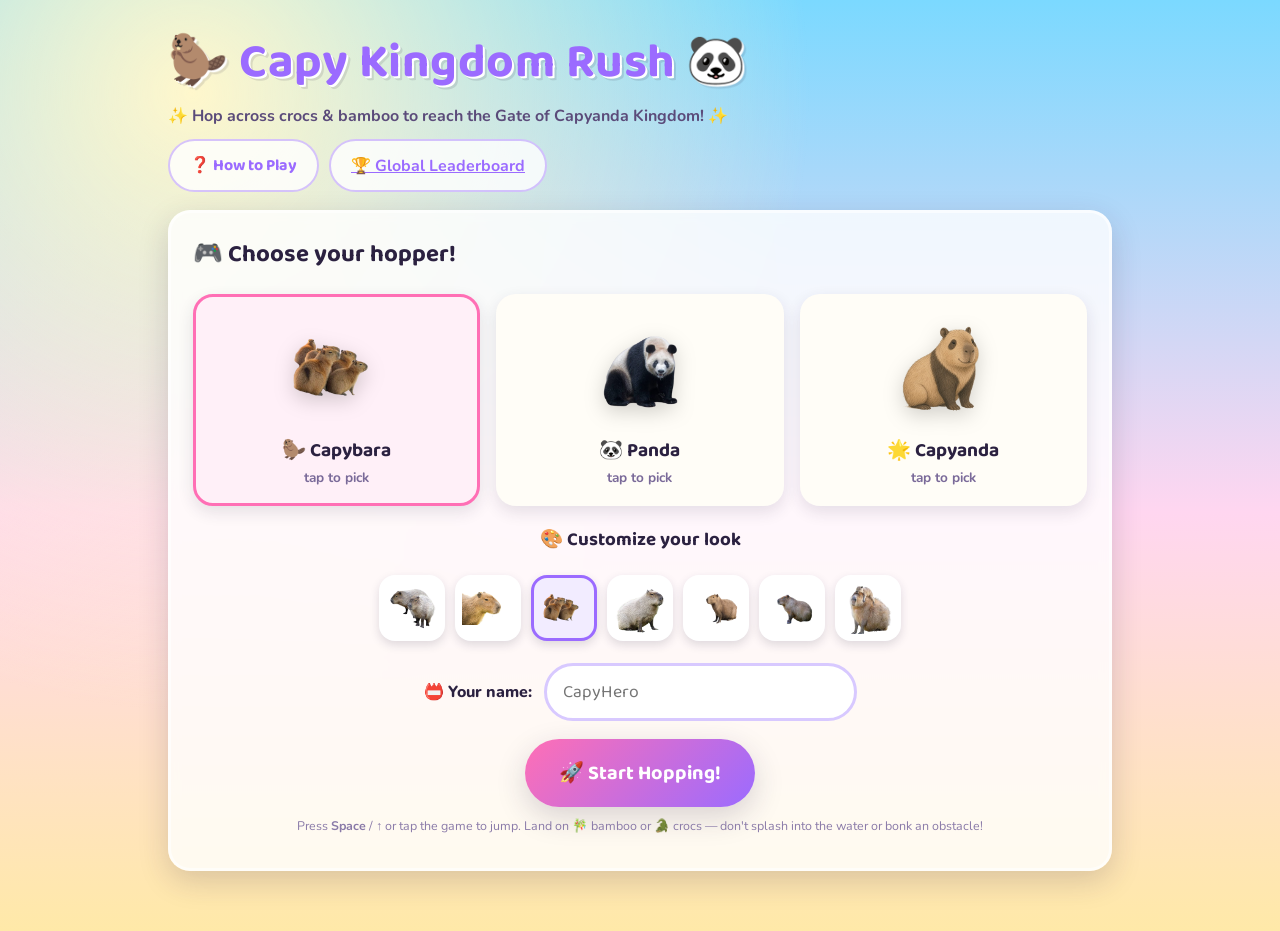
<file: index.html>
<!DOCTYPE html>
<html lang="en">
<head>
<meta charset="UTF-8" />
<meta name="viewport" content="width=device-width, initial-scale=1.0, maximum-scale=1.0, user-scalable=no, viewport-fit=cover" />
<meta name="theme-color" content="#7bd9ff" />
<meta name="mobile-web-app-capable" content="yes" />
<meta name="apple-mobile-web-app-capable" content="yes" />
<meta name="apple-mobile-web-app-status-bar-style" content="black-translucent" />
<title>🦫🐼 Capy Kingdom Rush</title>
<link rel="icon" href="assets/characters/capyanda3-removebg-preview.png" />
<link rel="stylesheet" href="style.css" />
</head>
<body>
<div class="page">

  <!-- ============ MENU / CHARACTER SELECT ============ -->
  <section id="screen-menu">
    <div class="topbar">
      <div class="title-block">
        <h1>🦫 Capy Kingdom Rush 🐼</h1>
        <p>✨ Hop across crocs &amp; bamboo to reach the Gate of Capyanda Kingdom! ✨</p>
      </div>
      <div class="nav-links">
        <button class="btn ghost" id="howToPlayBtn">❓ How to Play</button>
        <a class="btn ghost" href="leaderboard.html">🏆 Global Leaderboard</a>
      </div>
    </div>

    <div class="card">
      <h2 style="margin-top:0;">🎮 Choose your hopper!</h2>
      <div class="species-grid" id="speciesGrid"></div>

      <div id="variantWrap">
        <h3 style="text-align:center; margin-bottom:6px;">🎨 Customize your look</h3>
        <div class="variant-row" id="variantRow"></div>
      </div>

      <div class="name-input-row">
        <label for="playerNameInput" style="font-weight:800;">📛 Your name:</label>
        <input type="text" id="playerNameInput" maxlength="18" placeholder="CapyHero" />
      </div>

      <div class="start-row">
        <button class="btn big" id="startBtn">🚀 Start Hopping!</button>
      </div>
      <p class="fine-note">Press <b>Space</b> / <b>↑</b> or tap the game to jump. Land on 🎋 bamboo or 🐊 crocs — don't splash into the water or bonk an obstacle!</p>
    </div>
  </section>

  <!-- ============ GAME SCREEN ============ -->
  <section id="screen-game" hidden>
    <div class="topbar">
      <div class="title-block">
        <h1 style="font-size:1.6rem;">🦫 Capy Kingdom Rush 🐼</h1>
      </div>
      <div class="nav-links">
        <button class="btn ghost" id="backToMenuBtn">🏠 Change Hopper</button>
      </div>
    </div>

    <div class="game-frame">
      <canvas id="gameCanvas" width="900" height="420"></canvas>
      <div class="hud">
        <div class="pill">📏 <span id="hudDistance">0</span> m</div>
        <div class="pill">💨 <span id="hudSpeed">0</span> m/s</div>
        <div class="pill">⭐ <span id="hudScore">0</span></div>
      </div>
      <div class="gate-bar-wrap">
        <div class="gate-label" id="gateLabel">🏯 Gate of Capyanda Kingdom: 0 / 2500m</div>
        <div class="gate-bar-bg"><div class="gate-bar-fill" id="gateBarFill"></div></div>
      </div>
      <div class="tip-toast" id="tipToast" style="opacity:0;">Get ready...</div>
    </div>
  </section>
</div>

<!-- ============ HOW TO PLAY MODAL ============ -->
<div class="overlay" id="howToPlayOverlay" hidden>
  <div class="modal">
    <button class="modal-close" id="closeHowToPlayBtn">✕</button>
    <h2>❓ How to Play</h2>
    <p style="font-weight:700; margin-top:-8px;">Hop across the river to reach the Gate of Capyanda Kingdom!</p>
    <ul class="personal-list" style="list-style:none;">
      <li><span>⌨️ <b>Space</b> / <b>↑</b> / <b>W</b> or tap the game — jump</span></li>
      <li><span>🎋 Land on bamboo platforms or 🐊 crocs to stay dry</span></li>
      <li><span>💦 Falling in the water ends your run</span></li>
      <li><span>⚠️ Jump over obstacles like 🪨 🕸️ 🦂 🔥 🐝 — bonking one ends your run</span></li>
      <li><span>📏 The farther you go, the faster you get — reach 2500m to hit the Gate!</span></li>
      <li><span>⭐ Score comes from distance, speed, and clean landings</span></li>
    </ul>
    <div class="modal-actions">
      <button class="btn" id="gotItBtn">👍 Got it!</button>
    </div>
  </div>
</div>

<!-- ============ GAME OVER MODAL ============ -->
<div class="overlay" id="gameOverOverlay" hidden>
  <div class="modal">
    <button class="modal-close" id="closeModalBtn">✕</button>
    <h2 id="gameOverTitle">💥 Game Over!</h2>
    <p id="gameOverReason" style="font-weight:700; margin-top:-8px;"></p>

    <div class="stat-grid">
      <div class="stat-box"><div class="num" id="statScore">0</div><div class="lbl">⭐ Score</div></div>
      <div class="stat-box"><div class="num" id="statDistance">0</div><div class="lbl">📏 Distance (m)</div></div>
      <div class="stat-box"><div class="num" id="statSpeed">0</div><div class="lbl">💨 Top Speed (m/s)</div></div>
      <div class="stat-box"><div class="num" id="statTime">0</div><div class="lbl">⏱️ Time (s)</div></div>
    </div>

    <div class="compare-box" id="compareBox">🎉 Nice first hop!</div>
    <ul class="personal-list" id="personalList"></ul>

    <div class="name-input-row" style="margin: 18px 0 4px;">
      <label for="rename-input" style="font-weight:800;">📛 Display name:</label>
      <input type="text" id="rename-input" maxlength="18" />
    </div>

    <div class="leaderboard-toggle" id="leaderboardToggleWrap">
      <input type="checkbox" id="submitToLeaderboardChk" />
      <label for="submitToLeaderboardChk">🌍 Add my score to the Global Leaderboard</label>
    </div>
    <p class="fine-note" id="firebaseNote"></p>

    <div class="modal-actions">
      <button class="btn secondary" id="submitScoreBtn">📤 Submit Score</button>
    </div>
    <p class="fine-note" id="submitStatus"></p>

    <div class="modal-actions">
      <button class="btn" id="playAgainBtn">🔁 Play Again</button>
      <button class="btn secondary" id="viewLeaderboardBtn">🏆 Leaderboard</button>
      <button class="btn ghost" id="changeHopperBtn">🏠 Change Hopper</button>
    </div>
  </div>
</div>

<script type="module" src="game.js"></script>
</body>
</html>
</file>
<file: style.css>
@import url("https://fonts.googleapis.com/css2?family=Baloo+2:wght@500;700;800&family=Nunito:wght@400;600;800&display=swap");

:root {
  --sky-top: #7bd9ff;
  --sky-mid: #ffd6f0;
  --sky-bottom: #ffe9a8;
  --leaf: #33c47e;
  --leaf-dark: #1f9c60;
  --sun: #ffd23f;
  --pink: #ff6fb5;
  --purple: #9b6bff;
  --ink: #2b2140;
  --card: #ffffffcc;
  --card-solid: #fffdf7;
  --shadow: 0 10px 30px rgba(43, 33, 64, 0.18);
  --radius: 22px;
  font-size: 16px;
}

* { box-sizing: border-box; }

html, body {
  margin: 0;
  padding: 0;
  min-height: 100%;
  font-family: "Nunito", sans-serif;
  color: var(--ink);
  background:
    radial-gradient(circle at 15% 10%, #fff7cc 0%, transparent 45%),
    linear-gradient(180deg, var(--sky-top) 0%, var(--sky-mid) 55%, var(--sky-bottom) 100%);
  min-height: 100vh;
  overflow-x: hidden;
  overscroll-behavior-y: none;
  -webkit-tap-highlight-color: transparent;
}

h1, h2, h3, .display {
  font-family: "Baloo 2", "Nunito", sans-serif;
}

button {
  font-family: "Baloo 2", "Nunito", sans-serif;
  cursor: pointer;
  border: none;
  -webkit-tap-highlight-color: transparent;
}

button, a, .species-card, .variant-thumb {
  -webkit-touch-callout: none;
}

/* ---------- layout shells ---------- */
.page {
  max-width: 980px;
  margin: 0 auto;
  padding: calc(24px + env(safe-area-inset-top)) calc(18px + env(safe-area-inset-right)) calc(60px + env(safe-area-inset-bottom)) calc(18px + env(safe-area-inset-left));
  position: relative;
}

.topbar {
  display: flex;
  align-items: center;
  justify-content: space-between;
  gap: 12px;
  margin-bottom: 18px;
  flex-wrap: wrap;
}

.title-block h1 {
  font-size: clamp(2rem, 5vw, 3rem);
  margin: 0;
  color: var(--purple);
  text-shadow: 2px 2px 0 #fff, 4px 4px 0 rgba(43,33,64,0.12);
  letter-spacing: 0.5px;
}

.title-block p {
  margin: 4px 0 0;
  font-weight: 700;
  color: #5b4b7a;
}

.nav-links {
  display: flex;
  gap: 10px;
  flex-wrap: wrap;
}

.btn {
  display: inline-flex;
  align-items: center;
  gap: 8px;
  padding: 12px 20px;
  border-radius: 999px;
  font-weight: 700;
  font-size: 1rem;
  box-shadow: var(--shadow);
  transition: transform 0.12s ease, box-shadow 0.12s ease;
  background: linear-gradient(135deg, var(--pink), var(--purple));
  color: white;
}

.btn:hover { transform: translateY(-2px) scale(1.02); }
.btn:active { transform: translateY(0) scale(0.98); }

.btn.secondary {
  background: linear-gradient(135deg, #ffe28a, #ffb64c);
  color: #5b3d00;
}

.btn.ghost {
  background: var(--card);
  color: var(--purple);
  border: 2px solid rgba(155,107,255,0.4);
  box-shadow: none;
}

.btn.big {
  padding: 18px 34px;
  font-size: 1.25rem;
}

.btn:disabled {
  opacity: 0.5;
  cursor: not-allowed;
  transform: none;
}

/* ---------- cards ---------- */
.card {
  background: var(--card);
  backdrop-filter: blur(6px);
  border-radius: var(--radius);
  box-shadow: var(--shadow);
  padding: 22px;
  border: 3px solid rgba(255,255,255,0.6);
}

/* ---------- character select ---------- */
.species-grid {
  display: grid;
  grid-template-columns: repeat(auto-fit, minmax(190px, 1fr));
  gap: 16px;
  margin: 18px 0;
}

.species-card {
  background: var(--card-solid);
  border-radius: 20px;
  padding: 16px;
  text-align: center;
  border: 3px solid transparent;
  transition: transform 0.15s ease, border-color 0.15s ease;
  box-shadow: 0 6px 16px rgba(43,33,64,0.12);
}

.species-card:hover { transform: translateY(-4px); }

.species-card.selected {
  border-color: var(--pink);
  background: #fff0f8;
}

.species-card img {
  width: 110px;
  height: 110px;
  object-fit: contain;
  filter: drop-shadow(0 6px 10px rgba(0,0,0,0.18));
}

.species-card h3 { margin: 6px 0 2px; font-size: 1.2rem; }
.species-card .tag { font-size: 0.85rem; color: #7a6a99; font-weight: 700; }

.variant-row {
  display: flex;
  gap: 10px;
  flex-wrap: wrap;
  justify-content: center;
  margin-top: 20px;
}

.variant-thumb {
  width: 66px;
  height: 66px;
  border-radius: 16px;
  background: #fff;
  border: 3px solid transparent;
  padding: 4px;
  box-shadow: 0 4px 10px rgba(43,33,64,0.15);
  transition: transform 0.12s ease, border-color 0.12s ease;
}

.variant-thumb img { width: 100%; height: 100%; object-fit: contain; }
.variant-thumb:hover { transform: scale(1.08); }
.variant-thumb.selected { border-color: var(--purple); background: #f2ecff; }

.name-input-row {
  display: flex;
  gap: 12px;
  align-items: center;
  justify-content: center;
  margin: 22px 0 8px;
  flex-wrap: wrap;
}

.name-input-row input[type="text"] {
  font-family: "Baloo 2", sans-serif;
  font-size: 1.1rem;
  padding: 12px 16px;
  border-radius: 999px;
  border: 3px solid #d8c9ff;
  min-width: 220px;
  background: #fff;
}

.start-row {
  display: flex;
  justify-content: center;
  margin-top: 18px;
}

/* ---------- game screen ---------- */
#screen-game { position: relative; }

.game-frame {
  position: relative;
  border-radius: var(--radius);
  overflow: hidden;
  box-shadow: var(--shadow);
  border: 4px solid #ffffffaa;
}

canvas#gameCanvas {
  display: block;
  width: 100%;
  height: auto;
  touch-action: none;
  -webkit-touch-callout: none;
  -webkit-user-select: none;
  user-select: none;
}

/* on phones, the canvas's native 900x420 (~2.1:1) aspect renders as a thin
   letterboxed strip. Locking .game-frame to a taller box and having the
   canvas fill it via object-fit: cover crops the sides instead of shrinking
   everything down, so the play area actually fills the screen — the player
   (fixed near the left of the 900-wide world) stays framed via a left-biased
   object-position rather than a symmetric center crop, which would cut them
   off since they don't sit in the middle of the world. */
@media (max-width: 700px) {
  .game-frame {
    aspect-ratio: 4 / 5;
    max-height: 68vh;
  }

  canvas#gameCanvas {
    height: 100%;
    object-fit: cover;
    object-position: 18% center;
  }
}

.hud {
  position: absolute;
  top: 0; left: 0; right: 0;
  display: flex;
  justify-content: space-between;
  padding: 12px 16px;
  pointer-events: none;
  font-family: "Baloo 2", sans-serif;
}

.hud .pill {
  background: rgba(255,255,255,0.85);
  border-radius: 999px;
  padding: 8px 14px;
  font-weight: 800;
  box-shadow: 0 4px 10px rgba(0,0,0,0.15);
  color: var(--ink);
  font-size: 0.95rem;
}

.gate-bar-wrap {
  position: absolute;
  top: 60px;
  left: 16px;
  right: 16px;
  pointer-events: none;
}

.gate-label {
  font-family: "Baloo 2", sans-serif;
  font-weight: 700;
  font-size: 0.85rem;
  color: #5b3d00;
  background: rgba(255,255,255,0.85);
  display: inline-block;
  padding: 3px 10px;
  border-radius: 999px;
  margin-bottom: 4px;
}

.gate-bar-bg {
  height: 10px;
  background: rgba(255,255,255,0.6);
  border-radius: 999px;
  overflow: hidden;
}

.gate-bar-fill {
  height: 100%;
  background: linear-gradient(90deg, #ffd23f, #ff6fb5);
  width: 0%;
  transition: width 0.2s ease;
}

.tip-toast {
  position: absolute;
  bottom: 14px;
  left: 50%;
  transform: translateX(-50%);
  background: rgba(43,33,64,0.85);
  color: white;
  padding: 8px 18px;
  border-radius: 999px;
  font-weight: 700;
  font-size: 0.9rem;
  pointer-events: none;
  transition: opacity 0.3s ease;
}

/* ---------- overlays / modal ---------- */
.overlay {
  position: fixed;
  inset: 0;
  background: rgba(43, 33, 64, 0.55);
  display: flex;
  align-items: center;
  justify-content: center;
  z-index: 50;
  padding: 16px;
}

.overlay[hidden] { display: none; }

.modal {
  background: var(--card-solid);
  border-radius: 28px;
  padding: 28px;
  max-width: 480px;
  width: 100%;
  box-shadow: 0 20px 50px rgba(0,0,0,0.35);
  position: relative;
  max-height: 90vh;
  overflow-y: auto;
  border: 4px solid #fff;
}

.modal-close {
  position: absolute;
  top: 14px;
  right: 14px;
  background: #f1e9ff;
  color: var(--purple);
  width: 36px;
  height: 36px;
  border-radius: 50%;
  font-size: 1.1rem;
  font-weight: 800;
}

.modal h2 {
  margin-top: 0;
  color: var(--pink);
  font-size: 1.7rem;
}

.stat-grid {
  display: grid;
  grid-template-columns: repeat(2, 1fr);
  gap: 10px;
  margin: 16px 0;
}

.stat-box {
  background: #f4eeff;
  border-radius: 16px;
  padding: 12px;
  text-align: center;
}

.stat-box .num {
  font-family: "Baloo 2", sans-serif;
  font-size: 1.4rem;
  font-weight: 800;
  color: var(--purple);
}

.stat-box .lbl {
  font-size: 0.78rem;
  font-weight: 700;
  color: #7a6a99;
  text-transform: uppercase;
  letter-spacing: 0.03em;
}

.compare-box {
  background: linear-gradient(135deg, #fff2c8, #ffe0f2);
  border-radius: 16px;
  padding: 14px;
  margin-bottom: 14px;
  font-weight: 700;
  text-align: center;
}

.personal-list {
  list-style: none;
  padding: 0;
  margin: 8px 0 0;
  font-size: 0.9rem;
}

.personal-list li {
  display: flex;
  justify-content: space-between;
  padding: 5px 4px;
  border-bottom: 1px dashed #e3d6ff;
}

.personal-list li.current { color: var(--pink); font-weight: 800; }

.leaderboard-toggle {
  display: flex;
  align-items: center;
  gap: 10px;
  background: #eefaf1;
  border-radius: 14px;
  padding: 12px 14px;
  margin: 12px 0;
  font-weight: 700;
}

.leaderboard-toggle input { width: 20px; height: 20px; }

.modal-actions {
  display: flex;
  flex-wrap: wrap;
  gap: 10px;
  margin-top: 18px;
}

.modal-actions .btn { flex: 1 1 auto; justify-content: center; }

.fine-note {
  font-size: 0.78rem;
  color: #8a7aa8;
  margin-top: 10px;
  text-align: center;
}

/* ---------- leaderboard page ---------- */
.lb-table {
  width: 100%;
  border-collapse: separate;
  border-spacing: 0 8px;
  margin-top: 10px;
}

.lb-table th {
  text-align: left;
  font-size: 0.8rem;
  color: #7a6a99;
  text-transform: uppercase;
  padding: 0 14px;
}

.lb-table td {
  background: var(--card-solid);
  padding: 12px 14px;
  font-weight: 700;
}

.lb-table tr td:first-child { border-radius: 14px 0 0 14px; }
.lb-table tr td:last-child { border-radius: 0 14px 14px 0; }

.lb-rank { font-family: "Baloo 2", sans-serif; font-size: 1.1rem; color: var(--purple); }
.lb-rank.top1 { color: #ffb400; }
.lb-rank.top2 { color: #9aa5b1; }
.lb-rank.top3 { color: #cd7f32; }

.lb-empty, .lb-status {
  text-align: center;
  padding: 30px;
  font-weight: 700;
  color: #7a6a99;
}

.setup-banner {
  background: #fff4d6;
  border: 2px dashed #ffb64c;
  border-radius: 16px;
  padding: 16px;
  margin-top: 14px;
  font-weight: 700;
  color: #6b4b00;
}

.footer-note {
  text-align: center;
  margin-top: 26px;
  color: #7a6a99;
  font-weight: 700;
  font-size: 0.9rem;
}

@media (max-width: 560px) {
  .stat-grid { grid-template-columns: repeat(2, 1fr); }
  .modal { padding: 20px; }
}
</file>
